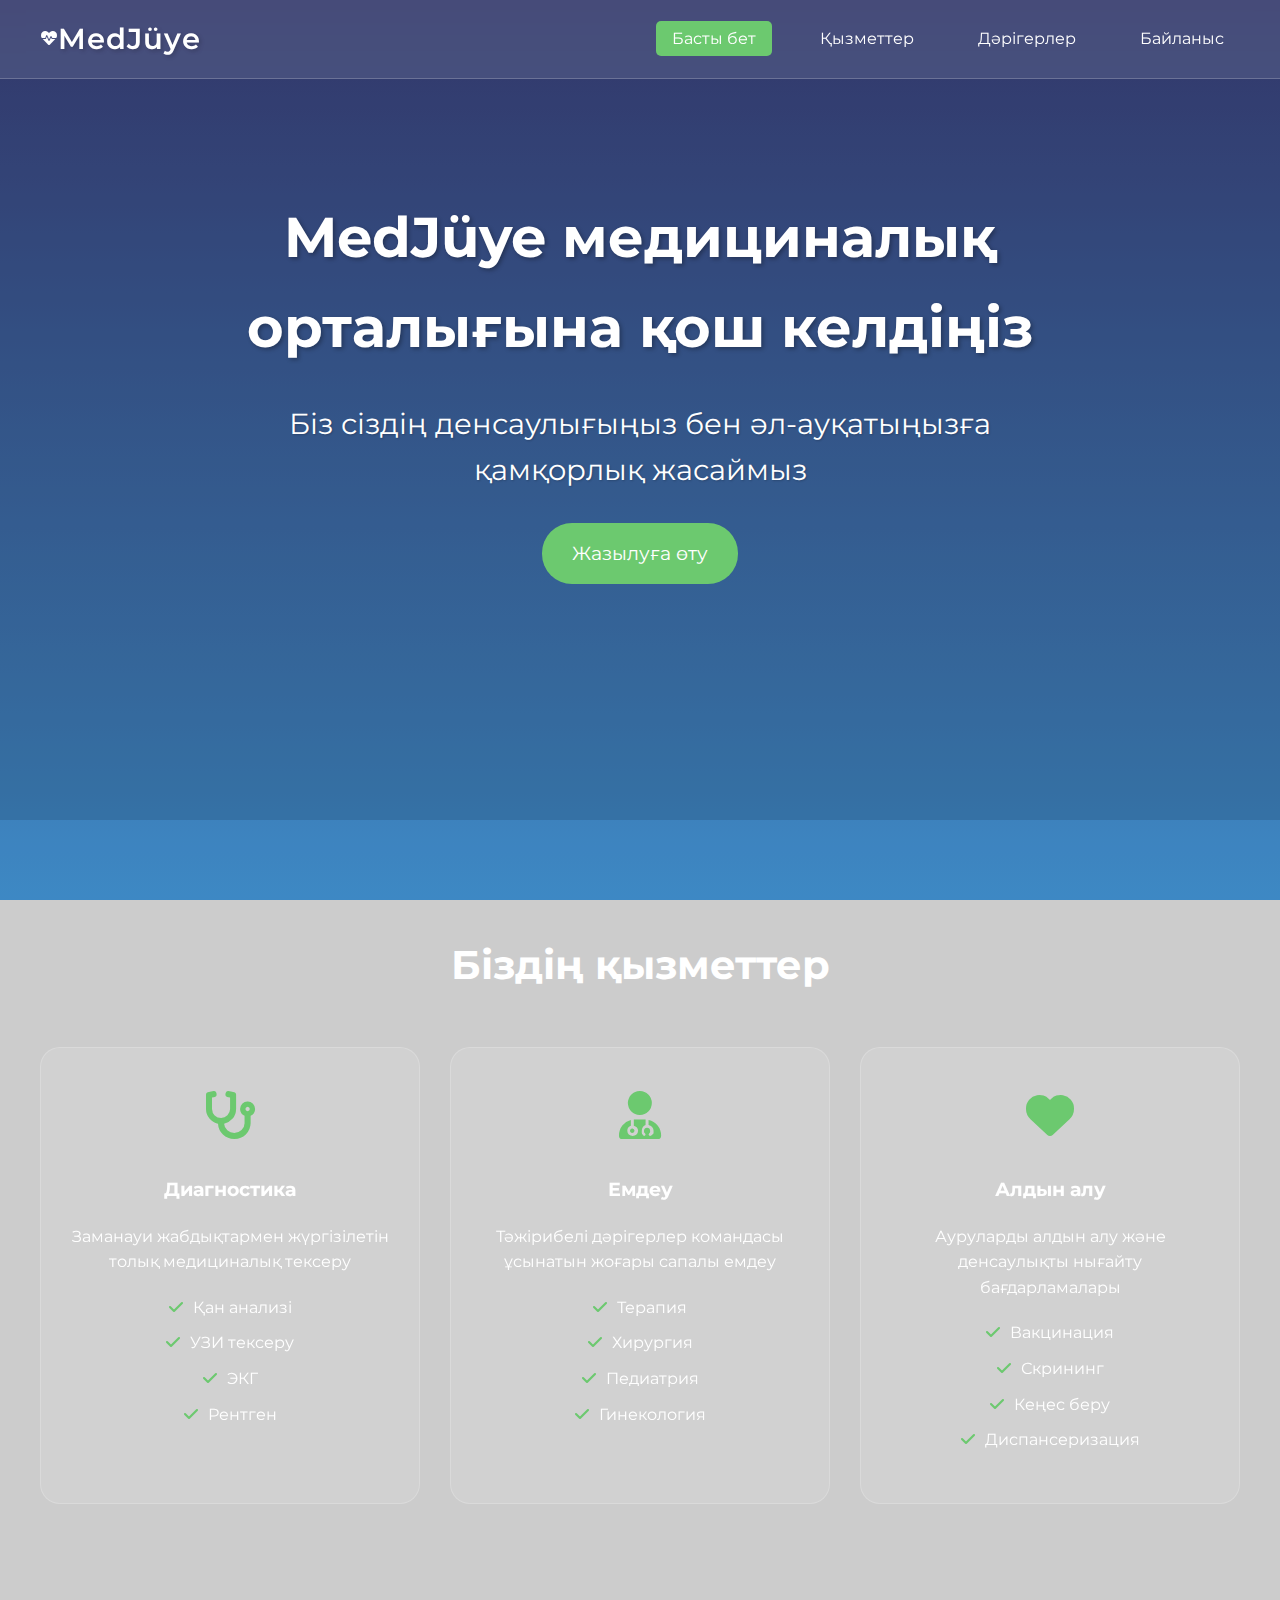
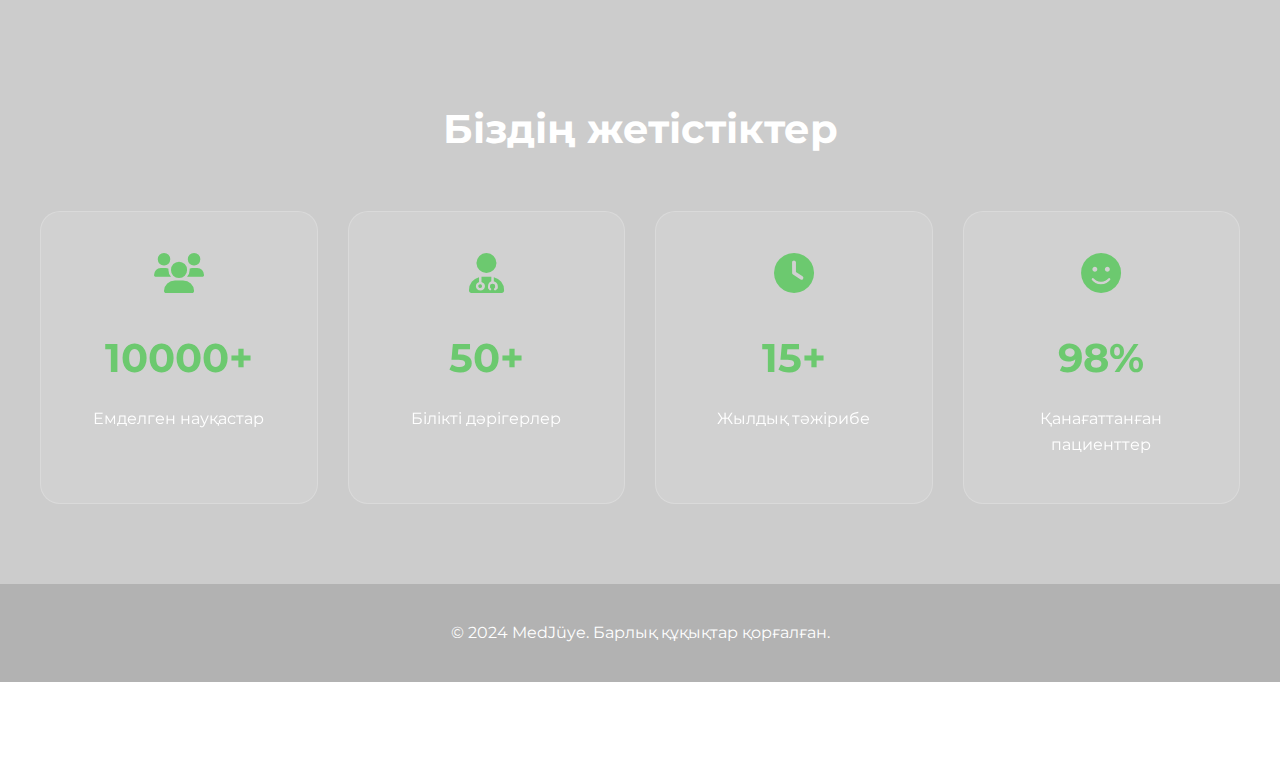
<file: index.html>
<!DOCTYPE html>
<html lang="kk">
<head>
    <meta charset="UTF-8">
    <meta name="viewport" content="width=device-width, initial-scale=1.0">
    <title>MedJüye - Медициналық орталық</title>
    <link rel="stylesheet" href="styles.css">
    <link href="https://fonts.googleapis.com/css2?family=Montserrat:wght@400;500;600;700&display=swap" rel="stylesheet">
    <link rel="stylesheet" href="https://cdnjs.cloudflare.com/ajax/libs/font-awesome/6.0.0/css/all.min.css">
</head>
<body>
    <header class="header">
        <nav class="nav-container">
            <div class="logo">
                <div class="logo-icon">
                    <i class="fas fa-heartbeat"></i>
                </div>
                <h1>MedJüye</h1>
            </div>
            <ul class="nav-menu">
                <li><a href="index.html" class="active">Басты бет</a></li>
                <li><a href="services.html">Қызметтер</a></li>
                <li><a href="doctors.html">Дәрігерлер</a></li>
                <li><a href="contacts.html">Байланыс</a></li>
            </ul>
        </nav>
    </header>

    <section class="hero-section">
        <div class="hero-content">
            <h1>MedJüye медициналық орталығына қош келдіңіз</h1>
            <p>Біз сіздің денсаулығыңыз бен әл-ауқатыңызға қамқорлық жасаймыз</p>
            <a href="appointment.html" class="btn-primary">Жазылуға өту</a>
        </div>
    </section>

    <section class="services-section">
        <div class="container">
            <h2>Біздің қызметтер</h2>
            <div class="services-grid">
                <div class="service-card">
                    <div class="service-icon">
                        <i class="fas fa-stethoscope"></i>
                    </div>
                    <h3>Диагностика</h3>
                    <p>Заманауи жабдықтармен жүргізілетін толық медициналық тексеру</p>
                    <ul class="service-details">
                        <li><i class="fas fa-check"></i>Қан анализі</li>
                        <li><i class="fas fa-check"></i>УЗИ тексеру</li>
                        <li><i class="fas fa-check"></i>ЭКГ</li>
                        <li><i class="fas fa-check"></i>Рентген</li>
                    </ul>
                </div>
                <div class="service-card">
                    <div class="service-icon">
                        <i class="fas fa-user-md"></i>
                    </div>
                    <h3>Емдеу</h3>
                    <p>Тәжірибелі дәрігерлер командасы ұсынатын жоғары сапалы емдеу</p>
                    <ul class="service-details">
                        <li><i class="fas fa-check"></i>Терапия</li>
                        <li><i class="fas fa-check"></i>Хирургия</li>
                        <li><i class="fas fa-check"></i>Педиатрия</li>
                        <li><i class="fas fa-check"></i>Гинекология</li>
                    </ul>
                </div>
                <div class="service-card">
                    <div class="service-icon">
                        <i class="fas fa-heart"></i>
                    </div>
                    <h3>Алдын алу</h3>
                    <p>Ауруларды алдын алу және денсаулықты нығайту бағдарламалары</p>
                    <ul class="service-details">
                        <li><i class="fas fa-check"></i>Вакцинация</li>
                        <li><i class="fas fa-check"></i>Скрининг</li>
                        <li><i class="fas fa-check"></i>Кеңес беру</li>
                        <li><i class="fas fa-check"></i>Диспансеризация</li>
                    </ul>
                </div>
            </div>
        </div>
    </section>

    <section class="achievements-section">
        <div class="container">
            <h2>Біздің жетістіктер</h2>
            <div class="achievements-grid">
                <div class="achievement-card">
                    <div class="achievement-icon">
                        <i class="fas fa-users"></i>
                    </div>
                    <div class="achievement-number">10000+</div>
                    <p>Емделген науқастар</p>
                </div>
                <div class="achievement-card">
                    <div class="achievement-icon">
                        <i class="fas fa-user-md"></i>
                    </div>
                    <div class="achievement-number">50+</div>
                    <p>Білікті дәрігерлер</p>
                </div>
                <div class="achievement-card">
                    <div class="achievement-icon">
                        <i class="fas fa-clock"></i>
                    </div>
                    <div class="achievement-number">15+</div>
                    <p>Жылдық тәжірибе</p>
                </div>
                <div class="achievement-card">
                    <div class="achievement-icon">
                        <i class="fas fa-smile"></i>
                    </div>
                    <div class="achievement-number">98%</div>
                    <p>Қанағаттанған пациенттер</p>
                </div>
            </div>
        </div>
    </section>

    <footer class="footer">
        <div class="container">
            <p>&copy; 2024 MedJüye. Барлық құқықтар қорғалған.</p>
        </div>
    </footer>
</body>
</html>
</file>
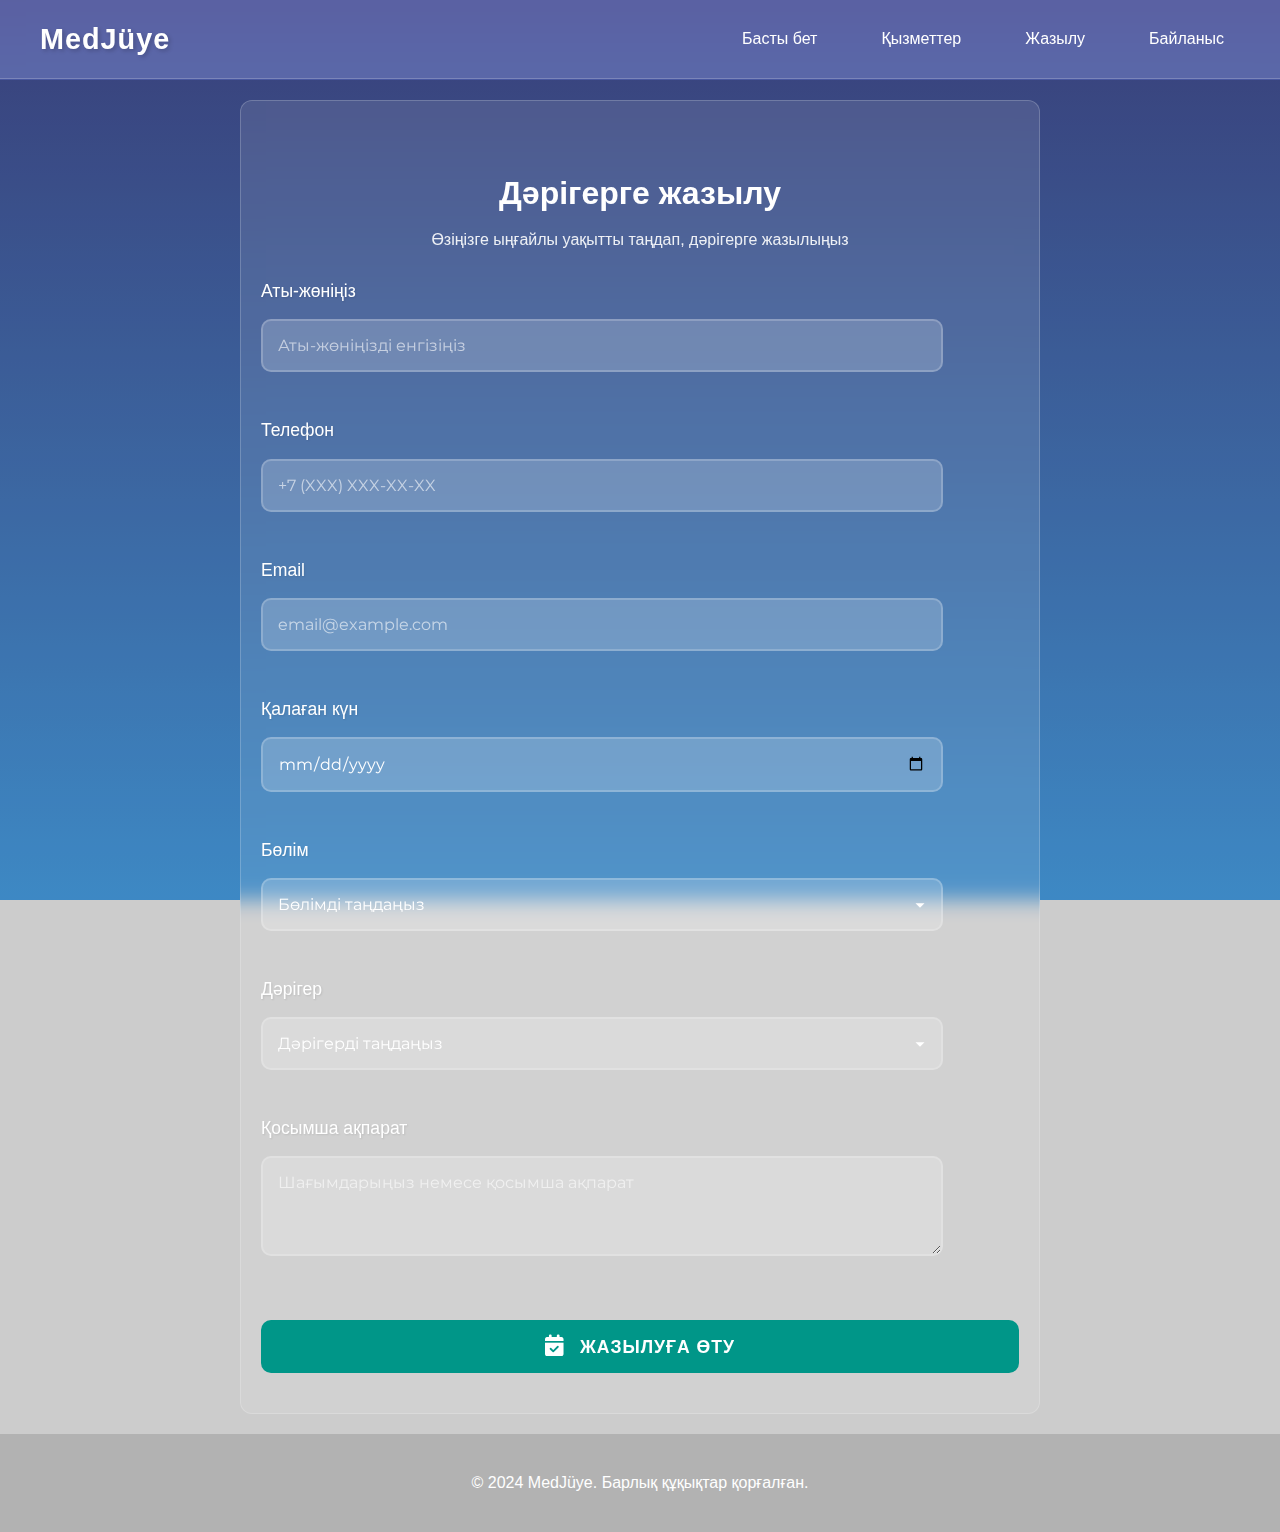
<file: appointment.html>
<!DOCTYPE html>
<html lang="kk">
<head>
    <meta charset="UTF-8">
    <meta name="viewport" content="width=device-width, initial-scale=1.0">
    <title>Жазылу - MedJüye</title>
    <link rel="stylesheet" href="styles.css">
    <link href="https://fonts.googleapis.com/css2?family=Montserrat:wght@400;500;600;700&display=swap" rel="stylesheet">
    <link rel="stylesheet" href="https://cdnjs.cloudflare.com/ajax/libs/font-awesome/6.0.0/css/all.min.css">
    <style>
        :root {
            --primary-color: #1a237e;
            --secondary-color: #009688;
            --accent-color: #00796b;
            --text-light: #ffffff;
            --text-dark: #333333;
        }

        body {
            margin: 0;
            padding: 0;
            font-family: 'Segoe UI', Tahoma, Geneva, Verdana, sans-serif;
            background: linear-gradient(rgba(26, 35, 126, 0.8), rgba(33, 150, 243, 0.8)),
                        url('https://img.freepik.com/free-photo/medical-banner-with-doctor-holding-stethoscope_23-2149611199.jpg?w=2000');
            background-size: cover;
            background-position: center;
            background-attachment: fixed;
            color: var(--text-light);
            min-height: 100vh;
        }

        .appointment-container {
            max-width: 800px;
            margin: 0 auto;
            padding: 40px 20px;
        }

        .appointment-form {
            background: rgba(255, 255, 255, 0.1);
            padding: 40px;
            border-radius: 20px;
            backdrop-filter: blur(10px);
            border: 1px solid rgba(255, 255, 255, 0.2);
            box-shadow: 0 8px 32px rgba(0, 0, 0, 0.1);
            animation: fadeIn 0.5s ease-out;
        }

        @keyframes fadeIn {
            from {
                opacity: 0;
                transform: translateY(20px);
            }
            to {
                opacity: 1;
                transform: translateY(0);
            }
        }

        .form-group {
            margin-bottom: 40px;
            position: relative;
            transition: all 0.3s ease;
        }

        .form-group:hover {
            transform: translateY(-2px);
        }

        .form-group label {
            display: block;
            color: var(--text-light);
            margin-bottom: 10px;
            font-size: 1.1em;
            font-weight: 500;
            text-shadow: 1px 1px 2px rgba(0, 0, 0, 0.1);
        }

        .form-group input,
        .form-group select,
        .form-group textarea {
            width: 90%;
            padding: 15px;
            border: 2px solid rgba(255, 255, 255, 0.2);
            border-radius: 10px;
            background: rgba(255, 255, 255, 0.1);
            color: var(--text-light);
            font-size: 1em;
            transition: all 0.3s ease;
        }

        .form-group input:focus,
        .form-group select:focus,
        .form-group textarea:focus {
            outline: none;
            border-color: var(--secondary-color);
            background: rgba(255, 255, 255, 0.15);
            box-shadow: 0 0 15px rgba(0, 150, 136, 0.2);
        }

        .form-group input::placeholder,
        .form-group textarea::placeholder {
            color: rgba(255, 255, 255, 0.6);
        }

        .form-group select {
            appearance: none;
            background-image: url("data:image/svg+xml,%3Csvg xmlns='http://www.w3.org/2000/svg' width='12' height='12' fill='white' viewBox='0 0 16 16'%3E%3Cpath d='M8 11.5l-6-6h12z'/%3E%3C/svg%3E");
            background-repeat: no-repeat;
            background-position: right 15px center;
            padding-right: 40px;
            cursor: pointer;
        }

        .submit-btn {
            background: var(--secondary-color);
            color: white;
            padding: 15px 30px;
            border: none;
            border-radius: 10px;
            font-size: 1.1em;
            font-weight: 600;
            cursor: pointer;
            transition: all 0.3s ease;
            width: 100%;
            text-transform: uppercase;
            letter-spacing: 1px;
            position: relative;
            overflow: hidden;
        }

        .submit-btn:hover {
            background: var(--accent-color);
            transform: translateY(-3px);
            box-shadow: 0 5px 15px rgba(0, 150, 136, 0.3);
        }

        .submit-btn:active {
            transform: translateY(-1px);
        }

        .submit-btn i {
            margin-right: 10px;
            font-size: 1.2em;
        }

        .welcome-section {
            text-align: center;
            padding: 40px 20px;
            background: rgba(26, 35, 126, 0.3);
            margin-bottom: 40px;
            position: relative;
            overflow: hidden;
            border-radius: 20px;
            backdrop-filter: blur(10px);
            border: 1px solid rgba(255, 255, 255, 0.2);
            box-shadow: 0 8px 32px rgba(0, 0, 0, 0.1);
        }

        .welcome-section h2 {
            color: var(--text-light);
            font-size: 2em;
            margin-bottom: 15px;
            text-shadow: 1px 1px 2px rgba(0, 0, 0, 0.2);
            position: relative;
        }

        .welcome-section p {
            color: var(--text-light);
            font-size: 1.1em;
            max-width: 600px;
            margin: 0 auto;
            text-shadow: 1px 1px 2px rgba(0, 0, 0, 0.2);
            position: relative;
        }

        .form-row {
            display: grid;
            grid-template-columns: repeat(auto-fit, minmax(300px, 1fr));
            gap: 30px;
            margin-bottom: 30px;
        }

        .doctor-info {
            background: rgba(255, 255, 255, 0.1);
            padding: 20px;
            border-radius: 10px;
            margin-top: 15px;
            display: none;
            animation: slideDown 0.3s ease-out;
        }

        @keyframes slideDown {
            from {
                opacity: 0;
                transform: translateY(-10px);
            }
            to {
                opacity: 1;
                transform: translateY(0);
            }
        }

        .doctor-info p {
            color: var(--text-light);
            margin: 5px 0;
        }

        .specialty {
            color: var(--secondary-color);
            font-weight: bold;
            font-size: 1.1em;
        }

        .error-message,
        .success-message {
            padding: 15px;
            border-radius: 10px;
            margin-bottom: 20px;
            text-align: center;
            backdrop-filter: blur(5px);
            animation: slideIn 0.3s ease-out;
        }

        .error-message {
            background: rgba(255, 87, 87, 0.1);
            color: #ff5757;
            border: 1px solid rgba(255, 87, 87, 0.2);
        }

        .success-message {
            background: rgba(76, 175, 80, 0.1);
            color: #4CAF50;
            border: 1px solid rgba(76, 175, 80, 0.2);
        }

        @keyframes slideIn {
            from {
                opacity: 0;
                transform: translateX(-10px);
            }
            to {
                opacity: 1;
                transform: translateX(0);
            }
        }

        /* Responsive Design */
        @media (max-width: 768px) {
            .appointment-container {
                padding: 20px;
            }

            .appointment-form {
                padding: 20px;
            }

            .welcome-section {
                padding: 60px 20px;
            }

            .welcome-section h2 {
                font-size: 2em;
            }

            .welcome-section p {
                font-size: 1.1em;
            }

            .form-row {
                grid-template-columns: 1fr;
                gap: 20px;
            }
        }
    </style>
</head>
<body>
    <header class="header">
        <nav class="nav-container">
            <div class="logo">
                <h1>MedJüye</h1>
            </div>
            <ul class="nav-menu">
                <li><a href="index.html">Басты бет</a></li>
                <li><a href="services.html">Қызметтер</a></li>
                <li><a href="appointment.html">Жазылу</a></li>
                <li><a href="contacts.html">Байланыс</a></li>
            </ul>
        </nav>
    </header>

    <main class="appointment-section">
        <div class="appointment-container">
            <div class="appointment-title">
                <h2>Дәрігерге жазылу</h2>
                <p>Өзіңізге ыңғайлы уақытты таңдап, дәрігерге жазылыңыз</p>
            </div>
            
            <form action="process_appointment.php" method="POST">
                <div class="form-group">
                    <label class="form-label">Аты-жөніңіз</label>
                    <input type="text" name="name" required placeholder="Аты-жөніңізді енгізіңіз">
                </div>

                <div class="form-group">
                    <label class="form-label">Телефон</label>
                    <input type="tel" name="phone" required placeholder="+7 (XXX) XXX-XX-XX">
                </div>

                <div class="form-group">
                    <label class="form-label">Email</label>
                    <input type="email" name="email" required placeholder="email@example.com">
                </div>

                <div class="form-group">
                    <label class="form-label">Қалаған күн</label>
                    <input type="date" name="date" required>
                </div>

                <div class="form-group">
                    <label class="form-label">Бөлім</label>
                    <select name="department" required>
                        <option value="">Бөлімді таңдаңыз</option>
                        <option value="therapy">Терапия</option>
                        <option value="cardiology">Кардиология</option>
                        <option value="neurology">Неврология</option>
                        <option value="pediatrics">Педиатрия</option>
                        <option value="gynecology">Гинекология</option>
                    </select>
                </div>

                <div class="form-group">
                    <label class="form-label">Дәрігер</label>
                    <select name="doctor" required>
                        <option value="">Дәрігерді таңдаңыз</option>
                    </select>
                </div>

                <div class="form-group">
                    <label class="form-label">Қосымша ақпарат</label>
                    <textarea name="message" placeholder="Шағымдарыңыз немесе қосымша ақпарат"></textarea>
                </div>

                <button type="submit" class="submit-btn">
                    <i class="fas fa-calendar-check"></i> Жазылуға өту
                </button>
            </form>
        </div>
    </main>

    <footer class="footer">
        <div class="container">
            <p>&copy; 2024 MedJüye. Барлық құқықтар қорғалған.</p>
        </div>
    </footer>

    <script>
        document.addEventListener('DOMContentLoaded', function() {
            const departmentSelect = document.getElementById('department');
            const doctorSelect = document.getElementById('doctor');
            const doctorInfo = document.getElementById('doctorInfo');
            const dateInput = document.getElementById('date');
            const messageContainer = document.getElementById('messageContainer');

            // Set minimum date to today
            const today = new Date().toISOString().split('T')[0];
            dateInput.min = today;

            // Check for messages in session
            const urlParams = new URLSearchParams(window.location.search);
            if (urlParams.has('error')) {
                showMessage(decodeURIComponent(urlParams.get('error')), 'error');
            }
            if (urlParams.has('success')) {
                showMessage(decodeURIComponent(urlParams.get('success')), 'success');
            }

            // Update doctors when department changes
            departmentSelect.addEventListener('change', function() {
                const department = this.value;
                doctorSelect.innerHTML = '<option value="">Дәрігерді таңдаңыз...</option>';
                doctorInfo.style.display = 'none';

                if (department) {
                    fetch(`appointment.php?get_doctors=1&department=${department}`)
                        .then(response => response.json())
                        .then(doctors => {
                            doctors.forEach(doctor => {
                                const option = document.createElement('option');
                                option.value = doctor.id;
                                option.textContent = doctor.name;
                                option.dataset.specialty = doctor.specialty;
                                doctorSelect.appendChild(option);
                            });
                        })
                        .catch(error => console.error('Error:', error));
                }
            });

            // Show doctor info when selected
            doctorSelect.addEventListener('change', function() {
                const selectedOption = this.options[this.selectedIndex];
                if (this.value && selectedOption.dataset.specialty) {
                    doctorInfo.innerHTML = `
                        <p><strong>${selectedOption.text}</strong></p>
                        <p class="specialty">${selectedOption.dataset.specialty}</p>
                    `;
                    doctorInfo.style.display = 'block';
                } else {
                    doctorInfo.style.display = 'none';
                }
            });

            // Show message function
            function showMessage(message, type) {
                const div = document.createElement('div');
                div.className = type === 'error' ? 'error-message' : 'success-message';
                div.textContent = message;
                messageContainer.innerHTML = '';
                messageContainer.appendChild(div);
            }

            // Form validation
            document.querySelector('form').addEventListener('submit', function(e) {
                const phone = document.getElementById('phone').value;
                const phoneRegex = /^\+7 \(\d{3}\) \d{3}-\d{2}-\d{2}$/;

                if (!phoneRegex.test(phone)) {
                    e.preventDefault();
                    showMessage('Телефон нөірін дұрыс форматта енгізіңіз: +7 (XXX) XXX-XX-XX', 'error');
                }
            });

            // Phone number formatting
            const phoneInput = document.getElementById('phone');
            phoneInput.addEventListener('input', function(e) {
                let value = e.target.value.replace(/\D/g, '');
                if (value.length > 0) {
                    if (value.length <= 1) {
                        value = '+7 (' + value;
                    } else if (value.length <= 4) {
                        value = '+7 (' + value.substring(1);
                    } else if (value.length <= 7) {
                        value = '+7 (' + value.substring(1, 4) + ') ' + value.substring(4);
                    } else if (value.length <= 9) {
                        value = '+7 (' + value.substring(1, 4) + ') ' + value.substring(4, 7) + '-' + value.substring(7);
                    } else {
                        value = '+7 (' + value.substring(1, 4) + ') ' + value.substring(4, 7) + '-' + value.substring(7, 9) + '-' + value.substring(9, 11);
                    }
                }
                e.target.value = value;
            });
        });
    </script>
</body>
</html>
</file>
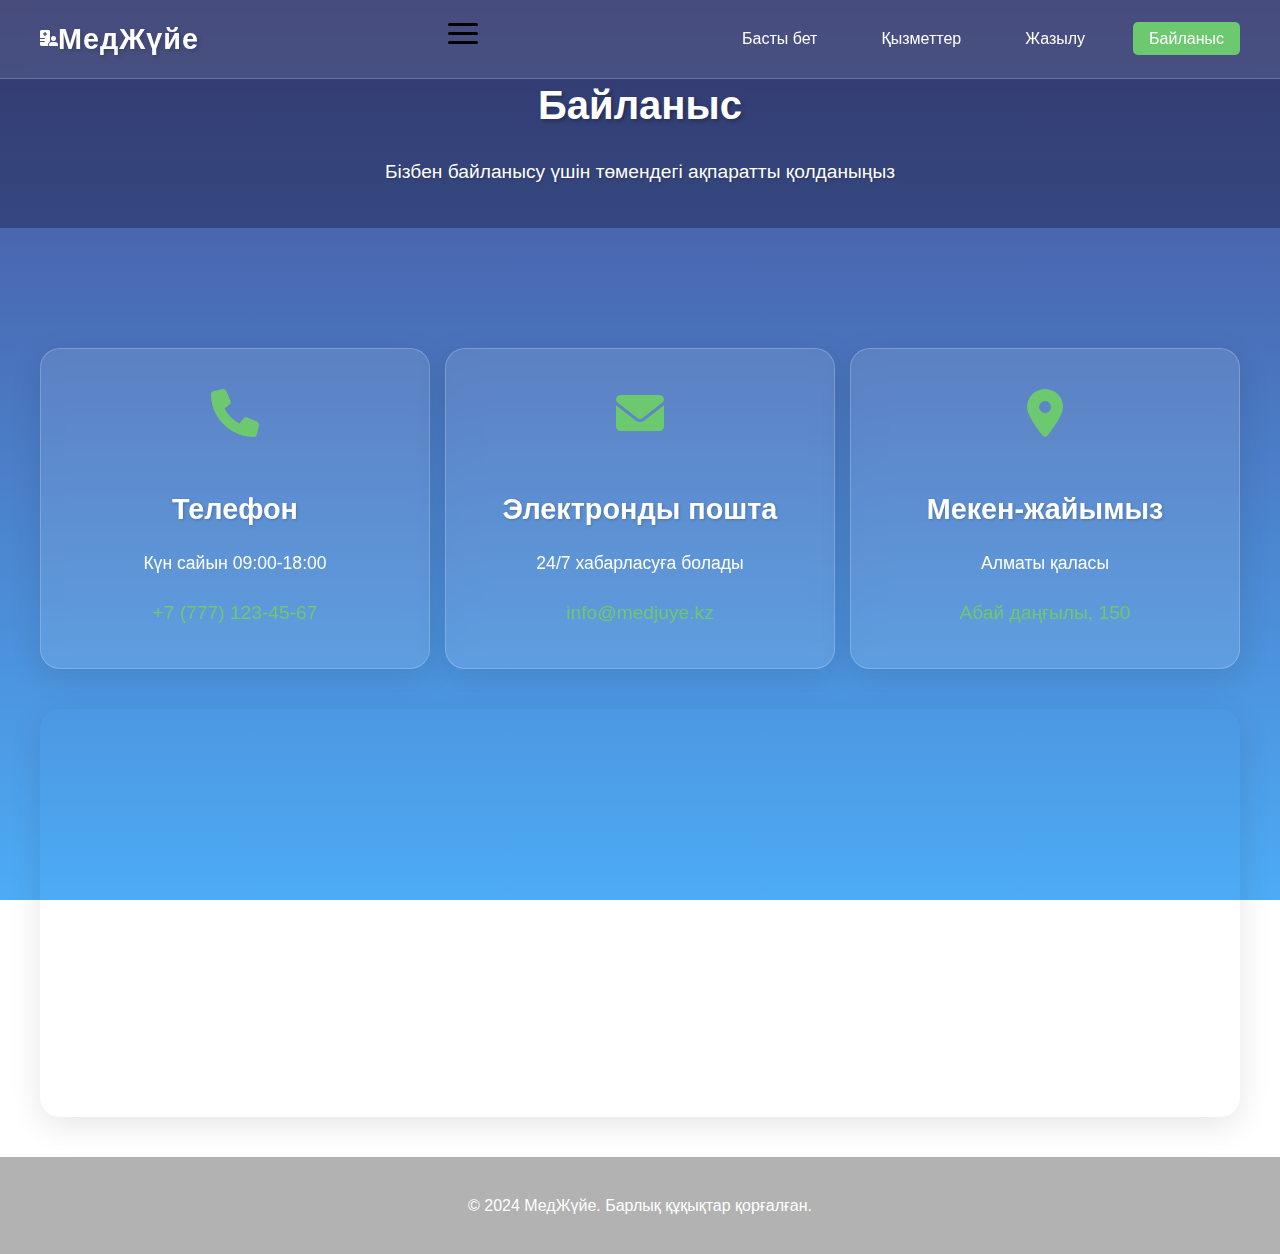
<file: contacts.html>
<!DOCTYPE html>
<html lang="kk">
<head>
    <meta charset="UTF-8">
    <meta name="viewport" content="width=device-width, initial-scale=1.0">
    <title>Байланыс - МедЖүйе</title>
    <link rel="stylesheet" href="styles.css">
    <link rel="stylesheet" href="https://cdnjs.cloudflare.com/ajax/libs/font-awesome/6.0.0/css/all.min.css">
    <style>
        .contact-container {
            max-width: 1200px;
            margin: 0 auto;
            padding: 40px 20px;
        }

        .contact-grid {
            display: grid;
            grid-template-columns: repeat(auto-fit, minmax(300px, 1fr));
            gap: 15px;
            margin-top: 40px;
        }

        .contact-card {
            background: rgba(255, 255, 255, 0.1);
            padding: 40px;
            border-radius: 20px;
            text-align: center;
            backdrop-filter: blur(10px);
            border: 1px solid rgba(255, 255, 255, 0.2);
            box-shadow: 0 8px 32px rgba(0, 0, 0, 0.1);
            transition: all 0.3s ease;
        }

        .contact-card:hover {
            transform: translateY(-10px);
            background: rgba(255, 255, 255, 0.15);
            box-shadow: 0 12px 40px rgba(0, 0, 0, 0.15);
        }

        .contact-icon {
            font-size: 3em;
            color: var(--secondary-color);
            margin-bottom: 20px;
            transition: transform 0.3s ease;
        }

        .contact-card:hover .contact-icon {
            transform: scale(1.1);
            color: var(--accent-color);
        }

        .contact-card h3, .contact-card p {
            color: #fff;
        }

        .contact-card h3 {
            margin-bottom: 15px;
            font-size: 1.8em;
            font-weight: 600;
            text-shadow: 1px 1px 3px rgba(0, 0, 0, 0.2);
        }

        .contact-card p {
            line-height: 1.6;
            margin-bottom: 20px;
            font-size: 1.1em;
        }

        .contact-info {
            color: var(--secondary-color);
            font-size: 1.2em;
            font-weight: 50;
            margin-top: 15px;
        }

        .welcome-section {
            text-align: center;
            padding: 40px 40px;
            background: rgba(2, 3, 16, 0.3);
            margin-bottom: 40px;
        }

        .welcome-section h2 {
            color: var(--text-light);
            font-size: 2.5em;
            margin-bottom: 20px;
            text-shadow: 2px 2px 4px rgba(0, 0, 0, 0.3);
        }

        .welcome-section p {
            color: var(--text-light);
            font-size: 1.2em;
            max-width: 800px;
            margin: 0 auto;
            text-shadow: 1px 1px 2px rgba(0, 0, 0, 0.2);
        }

        .map-container {
            margin-top: 40px;
            border-radius: 20px;
            overflow: hidden;
            box-shadow: 0 8px 32px rgba(0, 0, 0, 0.1);
        }

        .map-container iframe {
            width: 100%;
            height: 400px;
            border: none;
        }
    </style>
</head>
<body>
    <header class="header">
        <nav class="nav-container">
            <div class="logo">
                <div class="logo-icon">
                    <i class="fas fa-hospital-user"></i>
                </div>
                <h1>МедЖүйе</h1>
            </div>
            <ul class="nav-menu">
                <li><a href="index.html">Басты бет</a></li>
                <li><a href="services.html">Қызметтер</a></li>
                <li><a href="appointment.html">Жазылу</a></li>
                <li><a href="contacts.html" class="active">Байланыс</a></li>
            </ul>
        </nav>
    </header>

    <main>
        <section class="welcome-section">
            <div class="container">
                <h2>Байланыс</h2>
                <p>Бізбен байланысу үшін төмендегі ақпаратты қолданыңыз</p>
            </div>
        </section>

        <div class="contact-container">
            <div class="contact-grid">
                <div class="contact-card">
                    <i class="fas fa-phone contact-icon"></i>
                    <h3>Телефон</h3>
                    <p>Күн сайын 09:00-18:00</p>
                    <div class="contact-info">+7 (777) 123-45-67</div>
                </div>
                <div class="contact-card">
                    <i class="fas fa-envelope contact-icon"></i>
                    <h3>Электронды пошта</h3>
                    <p>24/7 хабарласуға болады</p>
                    <div class="contact-info">info@medjuye.kz</div>
                </div>
                <div class="contact-card">
                    <i class="fas fa-map-marker-alt contact-icon"></i>
                    <h3>Мекен-жайымыз</h3>
                    <p>Алматы қаласы</p>
                    <div class="contact-info">Абай даңғылы, 150</div>
                </div>
            </div>

            <div class="map-container">
                <iframe src="https://www.google.com/maps/embed?pb=!1m18!1m12!1m3!1d2906.7615245529164!2d76.89340731544636!3d43.23843797913861!2m3!1f0!2f0!3f0!3m2!1i1024!2i768!4f13.1!3m3!1m2!1s0x388369c0a1f2b611%3A0x9d6eb5a6f5a8f7c0!2z0JDQsdCw0Lkg0LTQsNKj0pPRi9C70YssINCQ0LvQvNCw0YLRiw!5e0!3m2!1skk!2skz!4v1645000000000!5m2!1skk!2skz" allowfullscreen="" loading="lazy"></iframe>
            </div>
        </div>
    </main>

    <footer class="footer">
        <p>&copy; 2024 МедЖүйе. Барлық құқықтар қорғалған.</p>
    </footer>

    <script src="script.js"></script>
</body>
</html>
</file>
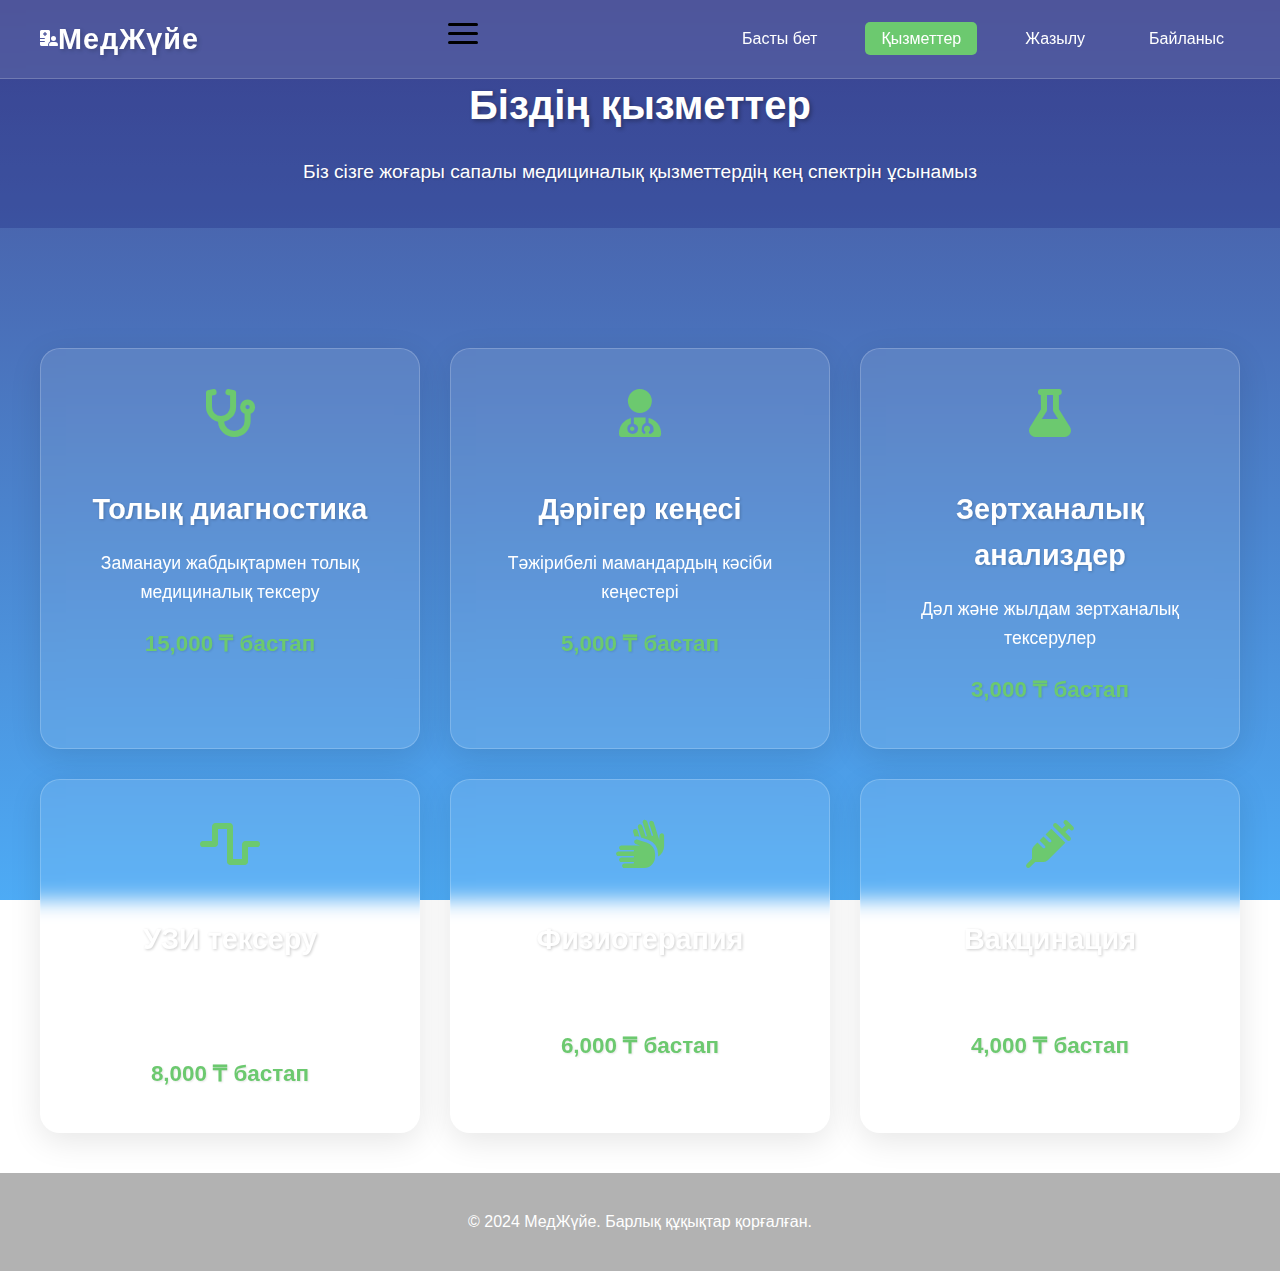
<file: services.html>
<!DOCTYPE html>
<html lang="kk">
<head>
    <meta charset="UTF-8">
    <meta name="viewport" content="width=device-width, initial-scale=1.0">
    <title>Қызметтер - МедЖүйе</title>
    <link rel="stylesheet" href="styles.css">
    <link rel="stylesheet" href="https://cdnjs.cloudflare.com/ajax/libs/font-awesome/6.0.0/css/all.min.css">
    <style>
        .services-container {
            max-width: 1200px;
            margin: 0 auto;
            padding: 40px 20px;
        }

        .services-grid {
            display: grid;
            grid-template-columns: repeat(auto-fit, minmax(300px, 1fr));
            gap: 30px;
            margin-top: 40px;
        }

        .service-card {
            background: rgba(255, 255, 255, 0.1);
            padding: 40px;
            border-radius: 20px;
            text-align: center;
            backdrop-filter: blur(10px);
            border: 1px solid rgba(255, 255, 255, 0.2);
            box-shadow: 0 8px 32px rgba(0, 0, 0, 0.1);
            transition: all 0.3s ease;
        }

        .service-card:hover {
            transform: translateY(-10px);
            background: rgba(255, 255, 255, 0.15);
            box-shadow: 0 12px 40px rgba(0, 0, 0, 0.15);
        }

        .service-icon {
            font-size: 3em;
            color: var(--secondary-color);
            margin-bottom: 20px;
            transition: transform 0.3s ease;
        }

        .service-card:hover .service-icon {
            transform: scale(1.1);
            color: var(--accent-color);
        }

        .service-card h3, .service-card p {
            color: #fff;
        }

        .service-card h3 {
            margin-bottom: 15px;
            font-size: 1.8em;
            font-weight: 600;
            text-shadow: 1px 1px 3px rgba(0, 0, 0, 0.2);
        }

        .service-card p {
            line-height: 1.6;
            margin-bottom: 20px;
            font-size: 1.1em;
        }

        .price {
            font-size: 1.4em;
            color: var(--secondary-color);
            font-weight: bold;
            margin-top: 20px;
            text-shadow: 1px 1px 2px rgba(0, 0, 0, 0.1);
        }

        .welcome-section {
            text-align: center;
            padding: 40px 20px;
            background: rgba(26, 35, 126, 0.3);
            margin-bottom: 40px;
        }

        .welcome-section h2 {
            color: var(--text-light);
            font-size: 2.5em;
            margin-bottom: 20px;
            text-shadow: 2px 2px 4px rgba(0, 0, 0, 0.3);
        }

        .welcome-section p {
            color: var(--text-light);
            font-size: 1.2em;
            max-width: 800px;
            margin: 0 auto;
            text-shadow: 1px 1px 2px rgba(0, 0, 0, 0.2);
        }
    </style>
</head>
<body>
    <header class="header">
        <nav class="nav-container">
            <div class="logo">
                <div class="logo-icon">
                    <i class="fas fa-hospital-user"></i>
                </div>
                <h1>МедЖүйе</h1>
            </div>
            <ul class="nav-menu">
                <li><a href="index.html">Басты бет</a></li>
                <li><a href="services.html" class="active">Қызметтер</a></li>
                <li><a href="appointment.html">Жазылу</a></li>
                <li><a href="contacts.html">Байланыс</a></li>
            </ul>
        </nav>
    </header>

    <main>
        <section class="welcome-section">
            <div class="container">
                <h2>Біздің қызметтер</h2>
                <p>Біз сізге жоғары сапалы медициналық қызметтердің кең спектрін ұсынамыз</p>
            </div>
        </section>

        <div class="services-container">
            <div class="services-grid">
                <div class="service-card">
                    <i class="fas fa-stethoscope service-icon"></i>
                    <h3>Толық диагностика</h3>
                    <p>Заманауи жабдықтармен толық медициналық тексеру</p>
                    <div class="price">15,000 ₸ бастап</div>
                </div>
                <div class="service-card">
                    <i class="fas fa-user-md service-icon"></i>
                    <h3>Дәрігер кеңесі</h3>
                    <p>Тәжірибелі мамандардың кәсіби кеңестері</p>
                    <div class="price">5,000 ₸ бастап</div>
                </div>
                <div class="service-card">
                    <i class="fas fa-flask service-icon"></i>
                    <h3>Зертханалық анализдер</h3>
                    <p>Дәл және жылдам зертханалық тексерулер</p>
                    <div class="price">3,000 ₸ бастап</div>
                </div>
                <div class="service-card">
                    <i class="fas fa-wave-square service-icon"></i>
                    <h3>УЗИ тексеру</h3>
                    <p>Заманауи УЗИ аппаратымен тексеру</p>
                    <div class="price">8,000 ₸ бастап</div>
                </div>
                <div class="service-card">
                    <i class="fas fa-hands service-icon"></i>
                    <h3>Физиотерапия</h3>
                    <p>Емдік процедуралар мен массаж</p>
                    <div class="price">6,000 ₸ бастап</div>
                </div>
                <div class="service-card">
                    <i class="fas fa-syringe service-icon"></i>
                    <h3>Вакцинация</h3>
                    <p>Барлық түрдегі екпелер</p>
                    <div class="price">4,000 ₸ бастап</div>
                </div>
            </div>
        </div>
    </main>

    <footer class="footer">
        <p>&copy; 2024 МедЖүйе. Барлық құқықтар қорғалған.</p>
    </footer>

    <script src="script.js"></script>
</body>
</html>
</file>
<file: styles.css>
:root {
    --primary-color: #1a237e;
    --secondary-color: #6cc96f;
    --accent-color: #2196F3;
    --text-light: #ffffff;
    --text-dark: #1a237e;
    --gradient-1: rgba(26, 35, 126, 0.75);
    --gradient-2: rgba(33, 150, 243, 0.75);
}

/* Global styles */
html {
    scroll-behavior: smooth;
}

body {
    font-family: 'Montserrat', 'Segoe UI', sans-serif;
    margin: 0;
    padding: 0;
    min-height: 100vh;
    background: linear-gradient(rgba(26, 35, 126, 0.8), rgba(33, 150, 243, 0.8)),
                url('https://img.freepik.com/free-photo/medical-banner-with-doctor-holding-stethoscope_23-2149611199.jpg?w=2000');
    background-size: cover;
    background-position: center;
    background-attachment: fixed;
    color: #fff;
    line-height: 1.6;
}

.container {
    max-width: 1200px;
    margin: 0 auto;
    padding: 0 20px;
}

/* Header styles */
.header {
    position: fixed;
    top: 0;
    left: 0;
    right: 0;
    background: rgba(255, 255, 255, 0.1);
    backdrop-filter: blur(10px);
    -webkit-backdrop-filter: blur(10px);
    z-index: 1000;
    border-bottom: 1px solid rgba(255, 255, 255, 0.2);
}

.nav-container {
    max-width: 1200px;
    margin: 0 auto;
    padding: 1rem;
    display: flex;
    justify-content: space-between;
    align-items: center;
}

.logo {
    display: flex;
    align-items: center;
}

.logo h1 {
    color: #fff;
    font-size: 1.8rem;
    margin: 0;
    font-weight: 600;
    letter-spacing: 1px;
    text-shadow: 2px 2px 4px rgba(0, 0, 0, 0.2);
}

.nav-menu {
    display: flex;
    gap: 2rem;
    list-style: none;
    margin: 0;
    padding: 0;
}

.nav-menu a {
    color: #fff;
    text-decoration: none;
    padding: 0.5rem 1rem;
    border-radius: 5px;
    transition: all 0.3s ease;
}

.nav-menu a:hover,
.nav-menu a.active {
    background: #6cc96f;
}

/* Hero section */
.hero-section {
    height: 100vh;
    display: flex;
    align-items: center;
    justify-content: center;
    text-align: center;
    background: rgba(0, 0, 0, 0.3);
    margin-top: -80px;
}

.hero-content {
    max-width: 800px;
    margin: 0 auto;
}

.hero-content h1 {
    font-size: 3.5em;
    margin-bottom: 20px;
    text-shadow: 2px 2px 4px rgba(0, 0, 0, 0.3);
}

.hero-content p {
    font-size: 1.8em;
    margin-bottom: 30px;
    text-shadow: 1px 1px 2px rgba(0, 0, 0, 0.2);
}

.btn-primary {
    display: inline-block;
    padding: 15px 30px;
    background: #6cc96f;
    color: #fff;
    text-decoration: none;
    border-radius: 30px;
    font-size: 1.2em;
    transition: all 0.3s ease;
}

.btn-primary:hover {
    background: #5bb85e;
    transform: translateY(-3px);
    box-shadow: 0 5px 15px rgba(108, 201, 111, 0.3);
}

/* Services section */
.services-section {
    padding: 80px 0;
    background: rgba(0, 0, 0, 0.2);
}

.services-section h2 {
    text-align: center;
    font-size: 2.5em;
    margin-bottom: 50px;
}

.services-grid {
    display: grid;
    grid-template-columns: repeat(auto-fit, minmax(300px, 1fr));
    gap: 30px;
}

.service-card {
    background: rgba(255, 255, 255, 0.1);
    padding: 30px;
    border-radius: 20px;
    text-align: center;
    backdrop-filter: blur(10px);
    border: 1px solid rgba(255, 255, 255, 0.2);
    transition: all 0.3s ease;
}

.service-card:hover {
    transform: translateY(-10px);
    background: rgba(255, 255, 255, 0.15);
    box-shadow: 0 8px 32px rgba(0, 0, 0, 0.1);
}

.service-icon {
    font-size: 3em;
    color: #6cc96f;
    margin-bottom: 20px;
    transition: transform 0.3s ease;
}

.service-card:hover .service-icon {
    transform: scale(1.1);
}

.service-details {
    list-style: none;
    padding: 0;
    margin: 20px 0;
}

.service-details li {
    margin: 10px 0;
}

.service-details i {
    color: #6cc96f;
    margin-right: 10px;
}

/* Achievements section */
.achievements-section {
    padding: 80px 0;
    background: rgba(0, 0, 0, 0.2);
}

.achievements-section h2 {
    text-align: center;
    font-size: 2.5em;
    margin-bottom: 50px;
}

.achievements-grid {
    display: grid;
    grid-template-columns: repeat(auto-fit, minmax(200px, 1fr));
    gap: 30px;
}

.achievement-card {
    background: rgba(255, 255, 255, 0.1);
    padding: 30px;
    border-radius: 20px;
    text-align: center;
    backdrop-filter: blur(10px);
    border: 1px solid rgba(255, 255, 255, 0.2);
    transition: all 0.3s ease;
}

.achievement-card:hover {
    transform: translateY(-10px);
    background: rgba(255, 255, 255, 0.15);
    box-shadow: 0 8px 32px rgba(0, 0, 0, 0.1);
}

.achievement-icon {
    font-size: 2.5em;
    color: #6cc96f;
    margin-bottom: 20px;
}

.achievement-number {
    font-size: 2.5em;
    color: #6cc96f;
    font-weight: bold;
    margin: 10px 0;
}

/* Footer */
.footer {
    background: rgba(0, 0, 0, 0.3);
    text-align: center;
    padding: 20px;
}

/* Responsive design */
@media (max-width: 768px) {
    .hero-content h1 {
        font-size: 2.5em;
    }

    .hero-content p {
        font-size: 1.4em;
    }

    .nav-menu {
        gap: 1rem;
    }

    .nav-menu a {
        padding: 0.3rem 0.8rem;
        font-size: 0.9em;
    }

    .services-grid,
    .achievements-grid {
        grid-template-columns: 1fr;
        padding: 0 20px;
    }

    .service-card,
    .achievement-card {
        padding: 20px;
    }
}

@media (max-width: 480px) {
    .hero-content h1 {
        font-size: 2em;
    }

    .hero-content p {
        font-size: 1.2em;
    }

    .nav-menu {
        gap: 0.5rem;
    }

    .nav-menu a {
        padding: 0.2rem 0.5rem;
        font-size: 0.8em;
    }

    .logo h1 {
        font-size: 1.5rem;
    }
}

/* Mobile menu */
@media (max-width: 768px) {
    .nav-container {
        flex-direction: column;
        padding: 10px;
    }

    .nav-menu {
        width: 100%;
        flex-wrap: wrap;
        justify-content: center;
        gap: 8px;
        padding: 5px 0;
    }

    .nav-menu a {
        font-size: 0.9em;
        padding: 5px 10px;
    }

    .logo {
        margin-bottom: 5px;
    }
}

/* Form styles */
input[type="text"],
input[type="email"],
input[type="tel"],
input[type="date"],
select,
textarea {
    box-sizing: border-box;
    width: 100%;
    padding: 8px;
    margin: 4px 0;
    border: 1px solid rgba(255, 255, 255, 0.2);
    border-radius: 8px;
    background: rgba(255, 255, 255, 0.1);
    backdrop-filter: blur(10px);
    color: #fff;
    font-size: 14px;
    font-family: 'Montserrat', sans-serif;
}

input[type="text"]:focus,
input[type="email"]:focus,
input[type="tel"]:focus,
input[type="date"]:focus,
select:focus,
textarea:focus {
    outline: none;
    border-color: #6cc96f;
    background: rgba(255, 255, 255, 0.15);
}

textarea {
    min-height: 100px;
    resize: vertical;
}

select {
    appearance: none;
    background-image: url("data:image/svg+xml;charset=UTF-8,%3csvg xmlns='http://www.w3.org/2000/svg' viewBox='0 0 24 24' fill='white'%3e%3cpath d='M7 10l5 5 5-5z'/%3e%3c/svg%3e");
    background-repeat: no-repeat;
    background-position: right 10px center;
    background-size: 20px;
}

::placeholder {
    color: rgba(255, 255, 255, 0.7);
}

.form-group {
    margin-bottom: 12px;
    width: 100%;
    box-sizing: border-box;
}

.form-label {
    display: block;
    margin-bottom: 4px;
    font-weight: 500;
    color: #fff;
    font-size: 14px;
}

/* Appointment section styles */
.appointment-section {
    padding: 15px;
    margin-top: 80px;
    min-height: calc(100vh - 80px);
    display: flex;
    align-items: flex-start;
    justify-content: center;
    background: rgba(0, 0, 0, 0.2);
    box-sizing: border-box;
}

.appointment-container {
    width: 90%;
    max-width: 500px;
    margin: 0 auto;
    padding: 20px;
    background: rgba(255, 255, 255, 0.1);
    backdrop-filter: blur(10px);
    border-radius: 12px;
    border: 1px solid rgba(255, 255, 255, 0.2);
    box-sizing: border-box;
}

.appointment-title {
    text-align: center;
    margin-bottom: 20px;
}

.appointment-title h2 {
    font-size: 1.5em;
    margin-bottom: 8px;
    color: #fff;
}

.appointment-title p {
    font-size: 0.9em;
    color: rgba(255, 255, 255, 0.9);
    margin: 0;
}

.form-grid {
    display: grid;
    grid-template-columns: 1fr;
    gap: 8px;
    width: 100%;
    box-sizing: border-box;
}

.submit-btn {
    background: #6cc96f;
    color: #fff;
    border: none;
    padding: 10px;
    border-radius: 8px;
    font-size: 1em;
    cursor: pointer;
    width: 100%;
    margin-top: 12px;
    box-sizing: border-box;
}

@media (min-width: 768px) {
    .appointment-section {
        padding: 20px;
        align-items: center;
    }

    .appointment-container {
        max-width: 600px;
        padding: 30px;
    }

    .form-grid {
        grid-template-columns: repeat(2, 1fr);
        gap: 15px;
    }

    .appointment-title {
        margin-bottom: 25px;
    }

    .appointment-title h2 {
        font-size: 2em;
    }

    .appointment-title p {
        font-size: 1em;
    }

    input[type="text"],
    input[type="email"],
    input[type="tel"],
    input[type="date"],
    select,
    textarea {
        padding: 12px;
        font-size: 15px;
    }

    .form-label {
        font-size: 15px;
        margin-bottom: 6px;
    }

    .submit-btn {
        padding: 15px;
        font-size: 1.1em;
        border-radius: 10px;
    }
}

@media (max-width: 480px) {
    .appointment-section {
        padding: 10px;
    }

    .appointment-container {
        width: 100%;
        padding: 15px;
    }

    .appointment-title h2 {
        font-size: 1.3em;
    }

    .form-label {
        font-size: 13px;
    }

    input[type="text"],
    input[type="email"],
    input[type="tel"],
    input[type="date"],
    select,
    textarea {
        padding: 8px;
        font-size: 13px;
    }

    .submit-btn {
        padding: 10px;
        font-size: 0.9em;
    }
}
</file>
